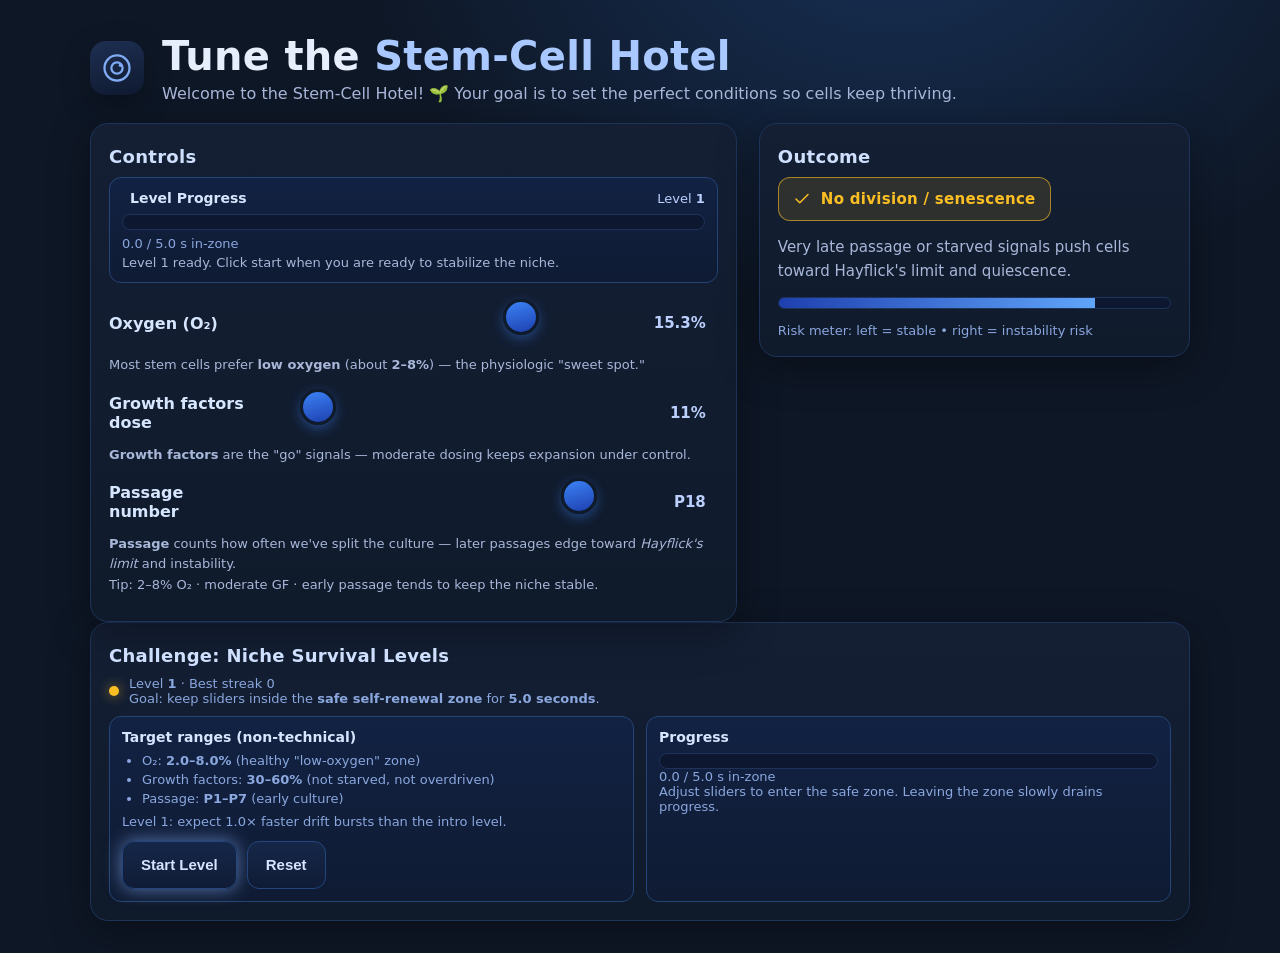
<file: stem-cell-game/index.html>
<!doctype html>
<html lang="en">
<head>
  <meta charset="utf-8" />
  <meta name="viewport" content="width=device-width, initial-scale=1, maximum-scale=1, user-scalable=no" />
  <title>Tune the Stem‑Cell Hotel – Interactive</title>
  <style>
    :root{
      --bg:#0e1726;
      --panel:#141f34;
      --soft:#1b2a46;
      --text:#e6eefc;
      --muted:#a9b7d9;
      --ok:#6ee7b7;
      --warn:#fbbf24;
      --bad:#f87171;
      --brand:#8ab4ff;
    }
    html,body{height:100%}
    body{
      margin:0; font-family: system-ui, Segoe UI, Roboto, Helvetica, Arial, "Apple Color Emoji", "Segoe UI Emoji";
      color:var(--text); background: radial-gradient(1200px 900px at 70% -10%, #173055 0%, var(--bg) 45%) no-repeat var(--bg);
      -webkit-tap-highlight-color: transparent;
    }
    .wrap{max-width:1100px;margin:0 auto;padding:16px}
    @media (min-width:768px){.wrap{padding:32px}}
    header{display:flex;gap:12px;align-items:center;margin-bottom:16px}
    @media (min-width:768px){header{gap:18px;margin-bottom:20px}}
    .logo{width:48px;height:48px;display:grid;place-items:center;border-radius:14px;background:linear-gradient(165deg,#1e2f52,#0f1a30);box-shadow:0 10px 30px rgba(0,0,0,.25)}
    @media (min-width:768px){.logo{width:54px;height:54px;border-radius:16px}}
    .logo svg{width:26px;height:26px;opacity:.95}
    @media (min-width:768px){.logo svg{width:30px;height:30px}}
    h1{font-weight:800;font-size:clamp(22px,5vw,40px);letter-spacing:.3px;margin:0;line-height:1.2}
    .sub{color:var(--muted);margin-top:4px;font-size:14px}
    @media (min-width:768px){.sub{font-size:16px}}

    .grid{display:grid;grid-template-columns:1fr;gap:16px;align-items:start}
    @media (min-width:900px){.grid{grid-template-columns:minmax(0,1.2fr) minmax(0,.8fr);gap:22px}}

    .card{background:linear-gradient(180deg,var(--panel),#0f1a2b);border:1px solid #1e335a;box-shadow:0 10px 40px rgba(0,0,0,.35);border-radius:16px;padding:16px}
    @media (min-width:768px){.card{border-radius:18px;padding:18px}}
    .card h2{margin:4px 0 12px;font-size:17px;letter-spacing:.3px;color:#cfe0ff}
    @media (min-width:768px){.card h2{font-size:18px;margin-bottom:10px}}
    
    .row{display:grid;grid-template-columns:1fr;gap:8px;margin:16px 0}
    @media (min-width:640px){.row{grid-template-columns:140px 1fr auto;align-items:center;gap:12px;margin:14px 0}}
    
    .label{font-weight:700;color:#d7e6ff;font-size:15px}
    @media (min-width:768px){.label{font-size:16px}}
    
    .slider-container{display:flex;align-items:center;gap:12px}
    
    /* MUCH BIGGER SLIDERS FOR MOBILE */
    input[type=range]{
      width:100%;
      height:44px;
      -webkit-appearance:none;
      appearance:none;
      background:transparent;
      cursor:pointer;
    }
    input[type=range]::-webkit-slider-track{
      height:12px;
      background:linear-gradient(180deg,#0d1830,#152340);
      border-radius:999px;
      border:1px solid #1e325a;
    }
    input[type=range]::-webkit-slider-thumb{
      -webkit-appearance:none;
      appearance:none;
      width:36px;
      height:36px;
      border-radius:50%;
      background:linear-gradient(165deg,#3b82f6,#1e40af);
      border:3px solid #0f1a2b;
      box-shadow:0 4px 12px rgba(59,130,246,.4);
      margin-top:-12px;
      cursor:grab;
    }
    input[type=range]:active::-webkit-slider-thumb{
      cursor:grabbing;
      box-shadow:0 6px 20px rgba(59,130,246,.6);
    }
    input[type=range]::-moz-range-track{
      height:12px;
      background:linear-gradient(180deg,#0d1830,#152340);
      border-radius:999px;
      border:1px solid #1e325a;
    }
    input[type=range]::-moz-range-thumb{
      width:36px;
      height:36px;
      border-radius:50%;
      background:linear-gradient(165deg,#3b82f6,#1e40af);
      border:3px solid #0f1a2b;
      box-shadow:0 4px 12px rgba(59,130,246,.4);
      cursor:grab;
    }
    input[type=range]:active::-moz-range-thumb{
      cursor:grabbing;
      box-shadow:0 6px 20px rgba(59,130,246,.6);
    }
    
    .val{
      font-variant-numeric:tabular-nums;
      color:#bcd0ff;
      font-weight:700;
      font-size:16px;
      min-width:52px;
      text-align:right;
      display:inline-block;
    }
    @media (min-width:640px){.val{font-size:15px;min-width:60px}}

    .pill{display:inline-grid;grid-auto-flow:column;gap:10px;align-items:center;padding:8px 12px;border-radius:999px;border:1px solid #274679;background:linear-gradient(180deg,#14233f,#0f1b33);color:#cfe0ff;font-weight:600}
    .pill kbd{font:600 12px ui-monospace,SFMono-Regular,Menlo,monospace;padding:2px 6px;border-radius:6px;background:#0c162a;border:1px solid #223b6d;color:#9ac0ff}

    .outcome{display:grid;gap:14px}
    .badge{display:inline-flex;align-items:center;gap:10px;padding:12px 14px;border-radius:12px;font-weight:800;letter-spacing:.3px;width:max-content;font-size:14px}
    @media (min-width:768px){.badge{font-size:15px}}
    .badge svg{width:18px;height:18px;flex-shrink:0}

    .ok{background:rgba(110,231,183,.12);border:1px solid rgba(110,231,183,.6);color:var(--ok)}
    .warn{background:rgba(251,191,36,.12);border:1px solid rgba(251,191,36,.6);color:var(--warn)}
    .bad{background:rgba(248,113,113,.12);border:1px solid rgba(248,113,113,.6);color:var(--bad)}

    .explain{color:var(--muted);line-height:1.6;font-size:14px}
    @media (min-width:768px){.explain{font-size:15px}}
    .meter{height:10px;border-radius:999px;background:#0d1830;border:1px solid #1e325a;overflow:hidden}
    .bar{height:100%;background:linear-gradient(90deg,#1e40af,#60a5fa);width:0%}

    .buttons{display:flex;flex-wrap:wrap;gap:10px;margin-top:12px}
    button{cursor:pointer;border:1px solid #24457d;background:linear-gradient(180deg,#152748,#101c36);color:#d6e4ff;padding:12px 18px;border-radius:12px;font-weight:700;font-size:15px;touch-action:manipulation;min-height:48px}
    button:hover{filter:brightness(1.1)}
    button:active{transform:scale(0.98)}
    button.glow{box-shadow:0 0 18px rgba(138,180,255,.6);animation:glimmer 1.6s ease-in-out infinite}
    @keyframes glimmer{0%,100%{box-shadow:0 0 12px rgba(138,180,255,.5)}50%{box-shadow:0 0 22px rgba(110,231,183,.8)}}
    
    #levelIntro{position:fixed;inset:0;display:flex;align-items:center;justify-content:center;pointer-events:none;opacity:0;transform:scale(.94);transition:opacity .4s ease,transform .5s ease;color:var(--text);z-index:40}
    #levelIntro.active{opacity:1;transform:scale(1)}
    #levelIntro .intro-bubble{background:rgba(20,31,52,.95);border:1px solid rgba(138,180,255,.5);border-radius:20px;padding:20px 28px;box-shadow:0 25px 60px rgba(6,12,26,.55);display:flex;align-items:center;gap:16px;margin:0 16px}
    @media (min-width:768px){#levelIntro .intro-bubble{border-radius:26px;padding:24px 32px;gap:18px}}
    #levelIntro .cell{font-size:2rem;animation:float 1.8s ease-in-out infinite;filter:drop-shadow(0 8px 18px rgba(138,180,255,.4))}
    @media (min-width:768px){#levelIntro .cell{font-size:2.2rem}}
    #levelIntro .intro-text span{display:block;font-size:1.4rem;font-weight:800}
    @media (min-width:768px){#levelIntro .intro-text span{font-size:1.7rem}}
    #levelIntro .intro-text small{display:block;font-size:0.9rem;color:var(--muted);margin-top:4px}
    @media (min-width:768px){#levelIntro .intro-text small{font-size:0.95rem}}
    @keyframes float{0%,100%{transform:translateY(0)}50%{transform:translateY(-6px)}}

    footer{margin-top:22px;color:#9bb4e8}
    .small{font-size:13px;color:#8aa7de}
    a{color:var(--brand)}
    .help{font-size:13px;color:var(--muted);margin:-6px 0 12px 0;line-height:1.5}
    @media (min-width:768px){.help{margin:-6px 0 8px 0}}
    
    .challenge-head{display:flex;align-items:center;gap:10px;flex-wrap:wrap}
    .challenge-head .dot{width:10px;height:10px;border-radius:999px;background:var(--warn);box-shadow:0 0 12px rgba(251,191,36,.6);flex-shrink:0}
    .challenge-grid{display:grid;grid-template-columns:1fr;gap:14px;margin-top:12px}
    @media (min-width:768px){.challenge-grid{grid-template-columns:1fr 1fr;gap:12px;margin-top:10px}}
    .goal{background:linear-gradient(180deg,#122243,#0f1b33);border:1px solid #254477;border-radius:12px;padding:12px}
    .goal h3{margin:0 0 8px 0;font-size:14px;color:#d7e6ff}
    .goal ul{margin:8px 0;padding-left:20px}
    .goal ul li{margin:4px 0}
    .progress{height:14px;border-radius:999px;background:#0d1830;border:1px solid #1e325a;overflow:hidden}
    .progress .pbar{height:100%;width:0%;background:linear-gradient(90deg,#34d399,#60a5fa)}
    .confetti{position:fixed;inset:0;pointer-events:none;z-index:30}
  </style>
</head>
<body>
  <div class="wrap">
    <header>
      <div class="logo" aria-hidden="true">
        <svg viewBox="0 0 24 24" fill="none" xmlns="http://www.w3.org/2000/svg">
          <circle cx="12" cy="12" r="10" stroke="#86b3ff" stroke-width="1.8"/>
          <circle cx="12" cy="12" r="4.5" stroke="#86b3ff" stroke-width="1.8"/>
          <circle cx="14.8" cy="9.8" r="1.4" fill="#86b3ff"/>
        </svg>
      </div>
      <div>
        <h1>Tune the <span style="color:#a8c8ff">Stem‑Cell Hotel</span></h1>
        <div class="sub">Welcome to the Stem‑Cell Hotel! 🌱 Your goal is to set the perfect conditions so cells keep thriving.</div>
      </div>
    </header>

    <div class="grid">
      <section class="card" aria-labelledby="controls">
        <h2 id="controls">Controls</h2>
        
        <!-- Progress bar moved to top of controls -->
        <div style="background:linear-gradient(180deg,#122243,#0f1b33);border:1px solid #254477;border-radius:12px;padding:12px;margin-bottom:16px">
          <div style="display:flex;align-items:center;justify-content:space-between;margin-bottom:8px">
            <h3 style="margin:0;font-size:14px;color:#d7e6ff;display:flex;align-items:center;gap:8px">
              <span class="dot" id="liveDot"></span>
              Level Progress
            </h3>
            <div class="small" style="color:#bcd0ff">Level <strong id="levelLabel">1</strong></div>
          </div>
          <div class="progress" aria-label="challenge progress"><div class="pbar" id="pbar"></div></div>
          <div class="small" id="ptime" style="margin-top:6px">0.0 / 5.0 s in-zone</div>
          <div class="small" id="statusNote" style="margin-top:4px;color:var(--muted)">Click "Start Level" below to begin.</div>
        </div>
        
        <div class="row">
          <div class="label">Oxygen (O₂)</div>
          <div class="slider-container">
            <input id="o2" type="range" min="0.5" max="21" value="5" step="0.1" aria-label="oxygen percentage" />
            <div class="val"><span id="o2Val">5.0</span>%</div>
          </div>
        </div>
        <div class="help">Most stem cells prefer <strong>low oxygen</strong> (about <strong>2–8%</strong>) — the physiologic "sweet spot."</div>
        
        <div class="row">
          <div class="label">Growth factors dose</div>
          <div class="slider-container">
            <input id="gf" type="range" min="0" max="100" value="45" step="1" aria-label="growth factor dose" />
            <div class="val"><span id="gfVal">45</span>%</div>
          </div>
        </div>
        <div class="help"><strong>Growth factors</strong> are the "go" signals — moderate dosing keeps expansion under control.</div>
        
        <div class="row">
          <div class="label">Passage number</div>
          <div class="slider-container">
            <input id="pass" type="range" min="1" max="20" value="5" step="1" aria-label="passage number" />
            <div class="val">P<span id="passVal">5</span></div>
          </div>
        </div>
        <div class="help"><strong>Passage</strong> counts how often we've split the culture — later passages edge toward <em>Hayflick's limit</em> and instability.</div>

        <div class="help" role="note" aria-live="polite">Tip: 2–8% O₂ · moderate GF · early passage tends to keep the niche stable.</div>
      </section>

      <section class="card" aria-labelledby="outcomes">
        <h2 id="outcomes">Outcome</h2>
        <div class="outcome">
          <div id="badge" class="badge ok">
            <svg viewBox="0 0 24 24" fill="none" stroke="currentColor" stroke-width="2" stroke-linecap="round" stroke-linejoin="round">
              <path d="M20 6L9 17l-5-5"/>
            </svg>
            <span id="badgeText">Controlled self‑renewal / poised to differentiate</span>
          </div>
          <div class="explain" id="explain">O₂ within physiologic hypoxia, moderate growth signals, and early passage support healthy stem‑cell behavior.</div>
          <div class="meter" aria-hidden="true"><div class="bar" id="riskBar"></div></div>
          <div class="small">Risk meter: left = stable • right = instability risk</div>
        </div>
      </section>
    </div>

    <section class="card" aria-labelledby="challenge">
      <h2 id="challenge">Challenge: Niche Survival Levels</h2>
      <div class="challenge-head">
        <span class="dot" id="liveDot"></span>
        <div class="small">
          <div>Level <strong id="levelLabel">1</strong> · Best streak <span id="bestLabel">0</span></div>
          <div id="challengeSummary">Goal: keep sliders inside the <strong>safe self‑renewal zone</strong> for <strong>5 seconds</strong>.</div>
        </div>
      </div>
      <div class="challenge-grid">
        <div class="goal">
          <h3>Target ranges (non‑technical)</h3>
          <ul class="small">
            <li>O₂: <strong id="o2RangeLabel">2–8%</strong> (healthy "low‑oxygen" zone)</li>
            <li>Growth factors: <strong id="gfRangeLabel">30–60%</strong> (not starved, not overdriven)</li>
            <li>Passage: <strong id="passRangeLabel">P1–P6</strong> (early culture)</li>
          </ul>
          <div class="small" id="difficultyNote">Level 1: baseline drift speed with gentle fluctuations.</div>
          <div class="buttons">
            <button id="startBtn">Start Level</button>
            <button id="resetBtn">Reset</button>
          </div>
        </div>
        <div class="goal">
          <h3>Progress</h3>
          <div class="progress" aria-label="challenge progress"><div class="pbar" id="pbar"></div></div>
          <div class="small" id="ptime">0.0 / 5.0 s in-zone</div>
          <div class="small" id="statusNote">Adjust sliders to enter the safe zone. Leaving the zone slowly drains progress.</div>
        </div>
      </div>
    </section>
  </div>

  <canvas id="confetti" class="confetti"></canvas>
  <div id="levelIntro" aria-hidden="true">
    <div class="intro-bubble">
      <div class="cell" aria-hidden="true">🧫</div>
      <div class="intro-text">
        <span id="introLevel">Level 2</span>
        <small id="introNote">1.4× drift volatility</small>
      </div>
    </div>
  </div>

  <script>
    const o2 = document.getElementById('o2');
    const gf = document.getElementById('gf');
    const pass = document.getElementById('pass');
    const o2Val = document.getElementById('o2Val');
    const gfVal = document.getElementById('gfVal');
    const passVal = document.getElementById('passVal');
    const badge = document.getElementById('badge');
    const badgeText = document.getElementById('badgeText');
    const explain = document.getElementById('explain');
    const riskBar = document.getElementById('riskBar');

    const startBtn = document.getElementById('startBtn');
    const resetBtn = document.getElementById('resetBtn');
    const pbar = document.getElementById('pbar');
    const ptime = document.getElementById('ptime');
    const statusNote = document.getElementById('statusNote');
    const liveDot = document.getElementById('liveDot');
    const levelLabel = document.getElementById('levelLabel');
    const bestLabel = document.getElementById('bestLabel');
    const challengeSummary = document.getElementById('challengeSummary');
    const o2RangeLabel = document.getElementById('o2RangeLabel');
    const gfRangeLabel = document.getElementById('gfRangeLabel');
    const passRangeLabel = document.getElementById('passRangeLabel');
    const difficultyNote = document.getElementById('difficultyNote');
    const confetti = document.getElementById('confetti');
    const introOverlay = document.getElementById('levelIntro');
    const introLevelText = document.getElementById('introLevel');
    const introNoteText = document.getElementById('introNote');

    [o2,gf,pass].forEach(el=>el.addEventListener('input', update));

    function clamp(n,min,max){return Math.max(min,Math.min(max,n));}

    function update(){
      o2Val.textContent = (+o2.value).toFixed(1);
      gfVal.textContent = Math.round(+gf.value);
      passVal.textContent = Math.round(+pass.value);

      const o = +o2.value,
            g = +gf.value,
            p = +pass.value;

      let risk = 0;
      risk += (p-1) * 3;

      if (o < 2) risk += (2 - o) * 10;
      if (o > 8) risk += (o - 8) * 3;

      if (g > 70) risk += (g - 70) * (p >= 8 ? 2.4 : 1.4);
      if (g < 15) risk += (15 - g) * 2;

      risk = clamp(risk, 0, 100);
      riskBar.style.width = risk + '%';

      const inSweetO2 = (o >= 2 && o <= 8);
      const early = p <= 6;

      let state, tone, msg, note;

      if ((p >= 12) || (g <= 8 && o < 2)){
        state = 'No division / senescence';
        tone = 'warn';
        msg = 'No division / senescence';
        note = "Very late passage or starved signals push cells toward Hayflick's limit and quiescence.";
      } else if ((g >= 80 && p >= 8) || (g >= 90) || (o < 1.2 && g >= 60)){
        state = 'Cancer / overgrowth risk';
        tone = 'bad';
        msg = 'Cancer / overgrowth risk';
        note = 'Strong mitogenic drive plus late passage/low oxygen raises instability risk. Tight GMP/QC needed.';
      } else if (inSweetO2 && early && g >= 30 && g <= 60){
        state = 'Controlled self‑renewal';
        tone = 'ok';
        msg = 'Controlled self‑renewal / poised to differentiate';
        note = 'Physiologic hypoxia (2–8% O₂), moderate growth signals and early passage support healthy behavior.';
      } else {
        state = 'Differentiation window';
        tone = 'ok';
        msg = 'Guided differentiation window';
        note = 'Conditions favor differentiation with manageable risk. Adjust timing/signals to target a lineage.';
      }

      badge.className = 'badge ' + tone;
      badgeText.textContent = msg;
      explain.textContent = note;
    }

    update();

    // EASIER LEVELS - reduced drift and drain rates
    const GOAL_SECONDS = 5.0;
    const BASE_DRAIN_RATE = 0.35;  // Was 0.55, now much more forgiving
    const TICK_MS = 100;

    const sliderSettings = {
      o2: { el: o2, min: parseFloat(o2.min), max: parseFloat(o2.max), step: parseFloat(o2.step), unit: '%', decimals: 1 },
      gf: { el: gf, min: parseFloat(gf.min), max: parseFloat(gf.max), step: parseFloat(gf.step), unit: '%', decimals: 0 },
      pass: { el: pass, min: parseFloat(pass.min), max: parseFloat(pass.max), step: parseFloat(pass.step), unit: '', decimals: 0, prefix: 'P' }
    };

    const baseSafe = {
      o2: { center: 5, half: 3 },
      gf: { center: 45, half: 15 },
      pass: { center: 4, half: 3 }
    };

    // REDUCED DRIFT SPEEDS - much easier to control
    const driftBase = {
      o2: 0.35,    // Was 0.6
      gf: 3,       // Was 5
      pass: 0.65   // Was 1.2
    };

    let introTimer = null;
    let level = 1;
    let bestLevel = 0;
    let goalSeconds = GOAL_SECONDS;
    let drainRate = BASE_DRAIN_RATE;
    let safeZone = computeSafeZone();
    let ticking = false;
    let acc = 0;
    let intervalId = null;
    let driftState = [];
    let pendingTransition = null;

    function inSafeZone(){
      const o = +o2.value, g = +gf.value, p = +pass.value;
      const inZone = (o >= safeZone.o2.min && o <= safeZone.o2.max) &&
             (g >= safeZone.gf.min && g <= safeZone.gf.max) &&
             (p >= safeZone.pass.min && p <= safeZone.pass.max);
      
      // Visual feedback - update dot color in real-time
      if (ticking) {
        pulseDot(inZone);
      }
      
      return inZone;
    }

    function setPbar(sec){
      const pct = Math.max(0, Math.min(100, (sec/goalSeconds)*100));
      pbar.style.width = pct + '%';
      ptime.textContent = sec.toFixed(1) + ' / ' + goalSeconds.toFixed(1) + ' s in-zone';
    }

    function pulseDot(active){
      liveDot.style.background = active ? 'var(--ok)' : 'var(--warn)';
      liveDot.style.boxShadow = active ? '0 0 14px rgba(110,231,183,.7)' : '0 0 12px rgba(251,191,36,.6)';
    }

    function clearTransition(){
      if (pendingTransition){
        clearTimeout(pendingTransition);
        pendingTransition = null;
      }
      hideLevelIntro();
    }

    function startChallenge(){
      if (ticking) return;
      clearTransition();
      ticking = true;
      pulseDot(false);
      startBtn.disabled = true;
      startBtn.classList.remove('glow');
      statusNote.textContent = `Level ${level} running… stabilize conditions for ${goalSeconds.toFixed(1)} seconds.`;
      initDrift();
      intervalId = setInterval(()=>{
        const dt = TICK_MS/1000;
        applyDrift(dt);
        const isInZone = inSafeZone();
        if (isInZone){
          acc += dt;
          if (acc === dt) { // Just entered zone
            statusNote.textContent = `✓ In safe zone! Keep it stable for ${goalSeconds.toFixed(1)}s total.`;
          }
        } else {
          if (acc > 0) {
            acc -= drainRate * dt;
            statusNote.textContent = `⚠ Out of zone - progress draining! Get back in range.`;
          }
        }
        acc = Math.max(0, Math.min(goalSeconds, acc));
        setPbar(acc);
        if (acc >= goalSeconds){
          win();
        }
      }, TICK_MS);
    }

    function stopChallenge(){
      if (!ticking && !intervalId) return;
      ticking = false;
      pulseDot(false);
      if (intervalId){ clearInterval(intervalId); intervalId = null; }
      startBtn.disabled = false;
      driftState = [];
    }

    function resetChallenge(){
      clearTransition();
      prepareLevel(1);
    }

    function win(){
      stopChallenge();
      const nextLevel = level + 1;
      bestLevel = Math.max(bestLevel, level);
      bestLabel.textContent = bestLevel;
      startBtn.disabled = true;
      startBtn.classList.remove('glow');
      const preview = driftMultiplier(nextLevel).toFixed(1);
      statusNote.textContent = `✔ Level ${level} cleared! Preparing level ${nextLevel} (${preview}× drift volatility)…`;
      burstConfetti();
      showLevelIntro(nextLevel, preview);
      pendingTransition = setTimeout(()=>{
        prepareLevel(nextLevel, true);
      }, 1400);
    }

    function prepareLevel(nextLevel, fromWin = false){
      stopChallenge();
      clearTransition();
      acc = 0;
      level = Math.max(1, nextLevel);
      safeZone = computeSafeZone();
      goalSeconds = GOAL_SECONDS;
      drainRate = BASE_DRAIN_RATE;
      setPbar(acc);
      updateRangeLabels();
      randomizeSliders();
      challengeSummary.innerHTML = `Goal: keep sliders inside the <strong>safe self‑renewal zone</strong> for <strong>${goalSeconds.toFixed(1)} seconds</strong>.`;
      levelLabel.textContent = level;
      bestLabel.textContent = bestLevel;
      startBtn.textContent = 'Start Level';
      const driftFactor = driftMultiplier(level).toFixed(1);
      if (level === 1){
        statusNote.textContent = 'Level 1 ready. Click start when you are ready to stabilize the niche.';
        startBtn.classList.add('glow');
      } else {
        statusNote.textContent = fromWin
          ? `Level ${level} ready. Drift volatility is ${driftFactor}× baseline. Press Start when ready.`
          : `Level ${level} armed. Drift volatility is ${driftFactor}× baseline.`;
        startBtn.classList.remove('glow');
      }
      startBtn.disabled = false;
    }

    function computeSafeZone(){
      return {
        o2: rangeFrom(baseSafe.o2.center, baseSafe.o2.half, sliderSettings.o2),
        gf: rangeFrom(baseSafe.gf.center, baseSafe.gf.half, sliderSettings.gf),
        pass: rangeFrom(baseSafe.pass.center, baseSafe.pass.half, sliderSettings.pass)
      };
    }

    function rangeFrom(center, half, cfg){
      let min = center - half;
      let max = center + half;
      min = clamp(min, cfg.min, cfg.max);
      max = clamp(max, cfg.min, cfg.max);
      if (min >= max){ max = Math.min(cfg.max, min + cfg.step); }
      return {
        min: snapToStep(min, cfg),
        max: snapToStep(max, cfg)
      };
    }

    function updateRangeLabels(){
      o2RangeLabel.textContent = `${safeZone.o2.min.toFixed(1)}–${safeZone.o2.max.toFixed(1)}%`;
      gfRangeLabel.textContent = `${Math.round(safeZone.gf.min)}–${Math.round(safeZone.gf.max)}%`;
      passRangeLabel.textContent = `P${Math.round(safeZone.pass.min)}–P${Math.round(safeZone.pass.max)}`;
      const driftScale = driftMultiplier(level).toFixed(1);
      difficultyNote.textContent = `Level ${level}: expect ${driftScale}× faster drift bursts than the intro level.`;
    }

    function showLevelIntro(nextLevel, preview){
      if (!introOverlay) return;
      introLevelText.textContent = `Level ${nextLevel}`;
      introNoteText.textContent = `${preview}× drift volatility`;
      introOverlay.classList.add('active');
      if (introTimer){
        clearTimeout(introTimer);
      }
      introTimer = setTimeout(()=>{
        introOverlay.classList.remove('active');
        introTimer = null;
      }, 1100);
    }

    function hideLevelIntro(){
      if (!introOverlay) return;
      introOverlay.classList.remove('active');
      if (introTimer){
        clearTimeout(introTimer);
        introTimer = null;
      }
    }

    function randomizeSliders(){
      Object.keys(sliderSettings).forEach(key => {
        const cfg = sliderSettings[key];
        const safe = safeZone[key];
        let value = cfg.min;
        let attempts = 0;
        do {
          value = randomBetween(cfg.min, cfg.max);
          value = clamp(value, cfg.min, cfg.max);
          value = snapToStep(value, cfg);
          attempts++;
        } while (value >= safe.min && value <= safe.max && attempts < 40);

        if (value >= safe.min && value <= safe.max){
          const step = cfg.step || 1;
          value = safe.min - step;
          if (value < cfg.min){
            value = safe.max + step;
          }
          value = clamp(value, cfg.min, cfg.max);
        }
        cfg.el.value = value;
      });
      update();
    }

    function snapToStep(value, cfg){
      const step = cfg.step || 1;
      const snapped = Math.round(value / step) * step;
      const fixed = cfg.decimals ? Number(snapped.toFixed(cfg.decimals)) : snapped;
      return clamp(fixed, cfg.min, cfg.max);
    }

    function randomBetween(min, max){
      return Math.random() * (max - min) + min;
    }

    // EASIER PROGRESSION - slower multiplier increase
    function driftMultiplier(lvl){
      return 1 + (lvl-1) * 0.30;  // Was 0.45, now increases more slowly
    }

    function initDrift(){
      const scale = driftMultiplier(level);
      driftState = [
        { key: 'o2', dir: Math.random() < 0.5 ? -1 : 1, speed: driftBase.o2 * scale },
        { key: 'gf', dir: Math.random() < 0.5 ? -1 : 1, speed: driftBase.gf * scale },
        { key: 'pass', dir: Math.random() < 0.5 ? -1 : 1, speed: driftBase.pass * scale }
      ];
    }

    function applyDrift(dt){
      if (!driftState.length) return;
      // REDUCED chaos factors for easier gameplay
      const flipBase = 0.03 + (level-1) * 0.02;    // Was 0.05 + 0.035
      const burstBase = 0.04 + (level-1) * 0.025;  // Was 0.06 + 0.045
      const jitterBase = 0.18 + (level-1) * 0.08;  // Was 0.25 + 0.12
      
      driftState.forEach(state => {
        const cfg = sliderSettings[state.key];
        const flipChance = Math.min(0.4, flipBase);
        if (Math.random() < flipChance){
          state.dir *= -1;
        }
        const jitter = state.speed * jitterBase * (Math.random() - 0.5);
        let delta = (state.dir * state.speed + jitter) * dt;
        let newVal = parseFloat(cfg.el.value) + delta;
        const burstChance = Math.min(0.25, burstBase);
        if (Math.random() < burstChance){
          const burstDir = Math.random() < 0.5 ? -1 : 1;
          const burstMag = state.speed * (0.6 + Math.random() * 1.2);  // Reduced burst magnitude
          newVal += burstDir * burstMag;
        }
        if (newVal <= cfg.min || newVal >= cfg.max){
          state.dir *= -1;
          newVal = clamp(newVal, cfg.min, cfg.max);
        }
        cfg.el.value = snapToStep(newVal, cfg);
      });
      update();
    }

    startBtn.addEventListener('click', startChallenge);
    resetBtn.addEventListener('click', resetChallenge);

    prepareLevel(1);

    // Confetti animation
    const ctx = confetti ? confetti.getContext('2d') : null;
    let flakes = [];
    let confettiFrame = null;
    function burstConfetti(){
      if (!confetti || !ctx) return;
      const W = confetti.width = innerWidth; const H = confetti.height = innerHeight;
      flakes = new Array(120).fill(0).map(()=>({
        x: Math.random()*W,
        y: -20 - Math.random()*H*0.3,
        s: 4+Math.random()*6,
        vx: -1+Math.random()*2,
        vy: 1+Math.random()*2.5,
        c: ['#6ee7b7','#8ab4ff','#fbbf24','#f87171'][Math.floor(Math.random()*4)]
      }));
      let t = 0;
      function anim(){
        ctx.clearRect(0,0,confetti.width,confetti.height);
        flakes.forEach(f=>{
          ctx.fillStyle = f.c;
          ctx.fillRect(f.x, f.y, f.s, f.s);
          f.x += f.vx; f.y += f.vy; f.vy += 0.02;
          if (f.y > innerHeight + 20) f.y = -20;
        });
        if (t++ < 220){
          confettiFrame = requestAnimationFrame(anim);
        } else {
          flakes = [];
          ctx.clearRect(0,0,confetti.width,confetti.height);
          confettiFrame = null;
        }
      }
      if (confettiFrame){
        cancelAnimationFrame(confettiFrame);
        confettiFrame = null;
      }
      anim();
    }
  </script>
</body>
</html>
</file>
